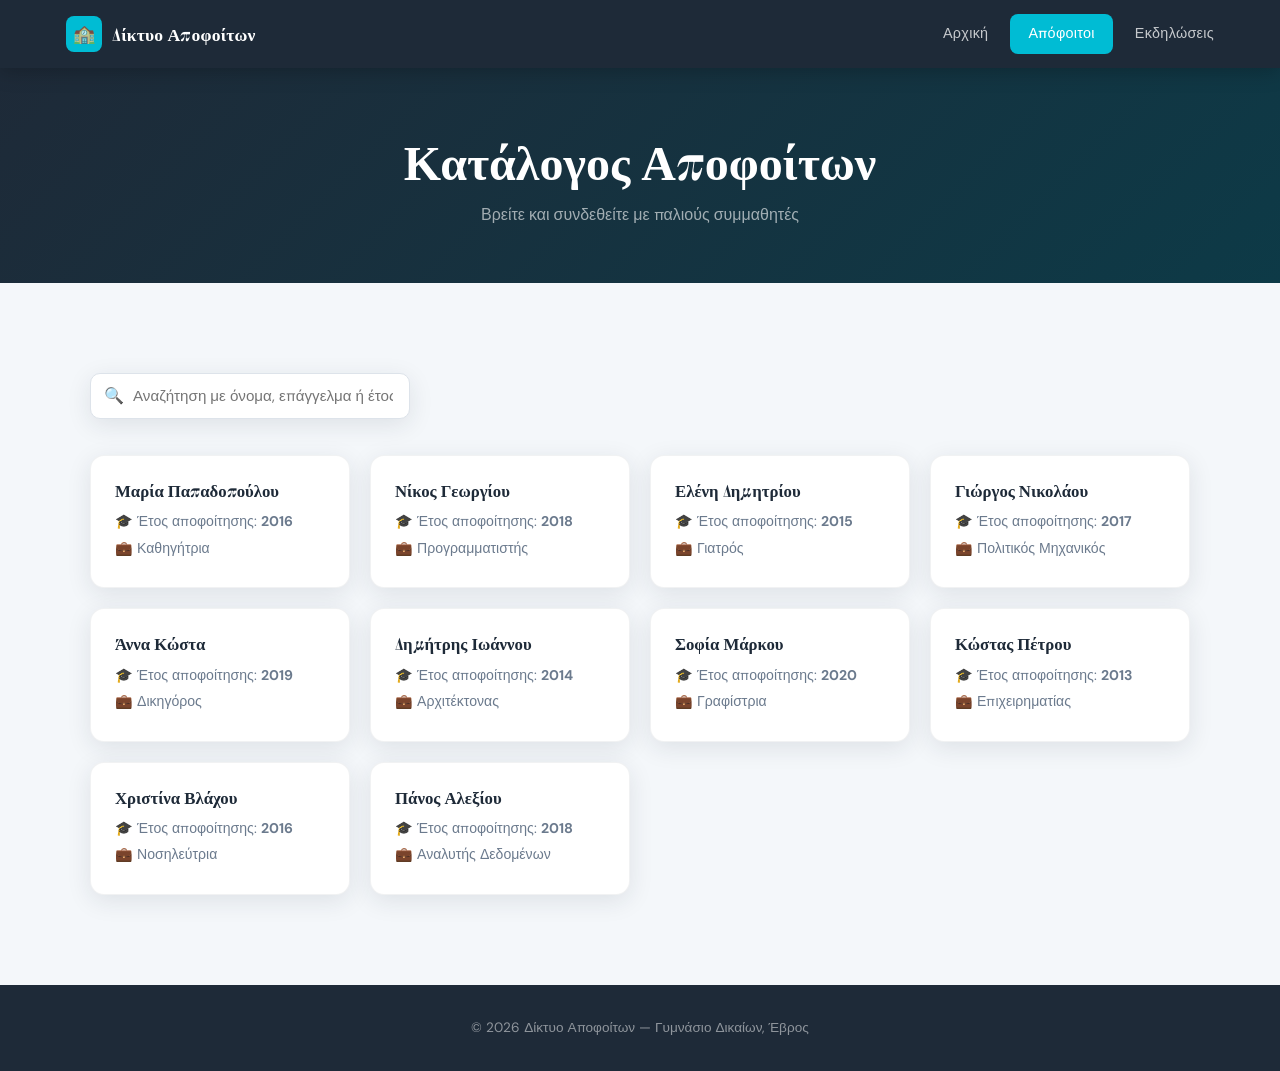
<file: alumni.html>
<!DOCTYPE html>
<html lang="el">
<head>
  <meta charset="UTF-8">
  <meta name="viewport" content="width=device-width, initial-scale=1.0">
  <title>Απόφοιτοι — Γυμνάσιο Δικαίων</title>
  <link rel="stylesheet" href="assets/css/style.css">
</head>
<body>

  <!-- NAVBAR -->
  <nav>
    <a href="index.html" class="nav-brand">
      <div class="nav-brand-icon">🏫</div>
      <h2>Δίκτυο Αποφοίτων</h2>
    </a>
    <ul>
      <li><a href="index.html">Αρχική</a></li>
      <li><a href="alumni.html">Απόφοιτοι</a></li>
      <li><a href="events.html">Εκδηλώσεις</a></li>
    </ul>
  </nav>

  <!-- PAGE HEADER -->
  <div class="page-header">
    <h1>Κατάλογος Αποφοίτων</h1>
    <p>Βρείτε και συνδεθείτε με παλιούς συμμαθητές</p>
  </div>

  <!-- ALUMNI LIST -->
  <section>
    <div class="section-inner">
      <div class="search-container">
        <div class="search-wrapper">
          <span class="search-icon">🔍</span>
          <input
            type="text"
            id="search"
            placeholder="Αναζήτηση με όνομα, επάγγελμα ή έτος..."
            oninput="searchAlumni()">
        </div>
      </div>
      <div id="alumniList" class="grid"></div>
    </div>
  </section>

  <!-- FOOTER -->
  <footer>
    <p>© 2026 Δίκτυο Αποφοίτων — Γυμνάσιο Δικαίων, Έβρος</p>
  </footer>

  <script src="assets/js/script.js"></script>
</body>
</html>
</file>
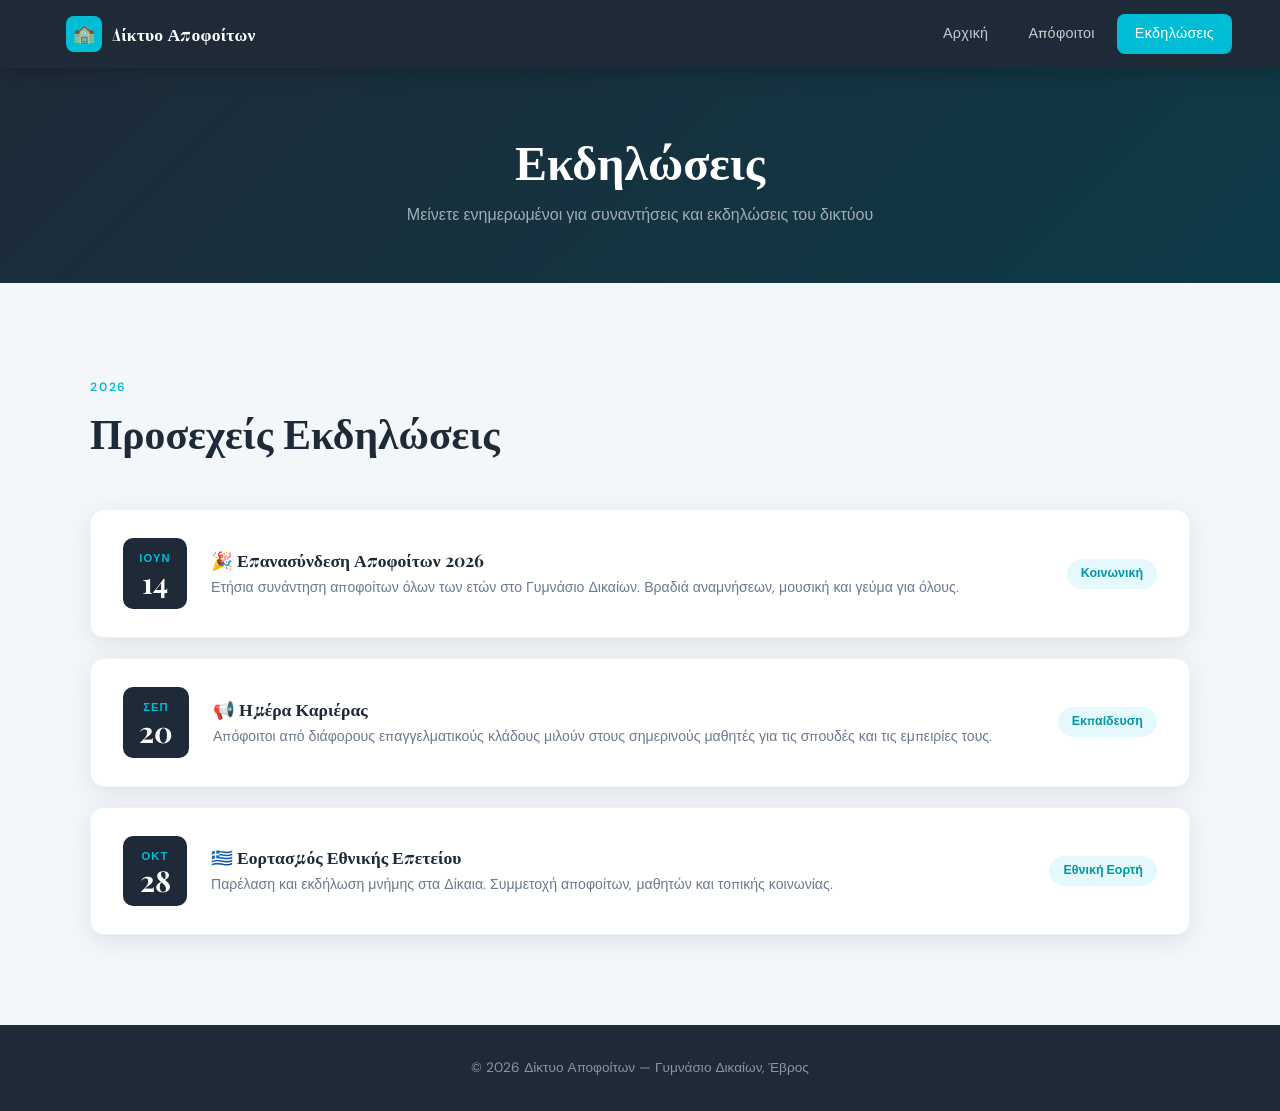
<file: events.html>
<!DOCTYPE html>
<html lang="el">
<head>
  <meta charset="UTF-8">
  <meta name="viewport" content="width=device-width, initial-scale=1.0">
  <title>Εκδηλώσεις — Γυμνάσιο Δικαίων</title>
  <link rel="stylesheet" href="assets/css/style.css">
</head>
<body>

  <!-- NAVBAR -->
  <nav>
    <a href="index.html" class="nav-brand">
      <div class="nav-brand-icon">🏫</div>
      <h2>Δίκτυο Αποφοίτων</h2>
    </a>
    <ul>
      <li><a href="index.html">Αρχική</a></li>
      <li><a href="alumni.html">Απόφοιτοι</a></li>
      <li><a href="events.html">Εκδηλώσεις</a></li>
    </ul>
  </nav>

  <!-- PAGE HEADER -->
  <div class="page-header">
    <h1>Εκδηλώσεις</h1>
    <p>Μείνετε ενημερωμένοι για συναντήσεις και εκδηλώσεις του δικτύου</p>
  </div>

  <!-- EVENTS -->
  <section>
    <div class="section-inner">
      <div class="section-header">
        <span class="section-eyebrow">2026</span>
        <h2>Προσεχείς Εκδηλώσεις</h2>
      </div>
      <div class="events-list">

        <div class="event-card">
          <div class="event-date-block">
            <div class="month">Ιούν</div>
            <div class="day">14</div>
          </div>
          <div class="event-info">
            <h3>🎉 Επανασύνδεση Αποφοίτων 2026</h3>
            <p>Ετήσια συνάντηση αποφοίτων όλων των ετών στο Γυμνάσιο Δικαίων. Βραδιά αναμνήσεων, μουσική και γεύμα για όλους.</p>
          </div>
          <span class="event-tag">Κοινωνική</span>
        </div>

        <div class="event-card">
          <div class="event-date-block">
            <div class="month">Σεπ</div>
            <div class="day">20</div>
          </div>
          <div class="event-info">
            <h3>📢 Ημέρα Καριέρας</h3>
            <p>Απόφοιτοι από διάφορους επαγγελματικούς κλάδους μιλούν στους σημερινούς μαθητές για τις σπουδές και τις εμπειρίες τους.</p>
          </div>
          <span class="event-tag">Εκπαίδευση</span>
        </div>

        <div class="event-card">
          <div class="event-date-block">
            <div class="month">Οκτ</div>
            <div class="day">28</div>
          </div>
          <div class="event-info">
            <h3>🇬🇷 Εορτασμός Εθνικής Επετείου</h3>
            <p>Παρέλαση και εκδήλωση μνήμης στα Δίκαια. Συμμετοχή αποφοίτων, μαθητών και τοπικής κοινωνίας.</p>
          </div>
          <span class="event-tag">Εθνική Εορτή</span>
        </div>

      </div>
    </div>
  </section>

  <!-- FOOTER -->
  <footer>
    <p>© 2026 Δίκτυο Αποφοίτων — Γυμνάσιο Δικαίων, Έβρος</p>
  </footer>

  <script src="assets/js/script.js"></script>
</body>
</html>
</file>
<file: assets/css/style.css>
/* =========================
   CSS VARIABLES
========================= */

@import url('https://fonts.googleapis.com/css2?family=Playfair+Display:wght@400;700&family=DM+Sans:wght@300;400;500;600&display=swap');

:root {
  --navy:       #1e2a38;
  --navy-light: #2c3e52;
  --cyan:       #00bcd4;
  --cyan-dark:  #0097a7;
  --cyan-glow:  rgba(0, 188, 212, 0.25);
  --bg:         #f4f7fa;
  --bg-card:    #ffffff;
  --text:       #1e2a38;
  --text-muted: #6b7a8d;
  --radius:     14px;
  --shadow:     0 6px 24px rgba(30, 42, 56, 0.10);
  --shadow-lg:  0 16px 48px rgba(30, 42, 56, 0.16);
  --transition: 0.3s cubic-bezier(0.4, 0, 0.2, 1);
}

/* =========================
   BASE
========================= */

*, *::before, *::after { box-sizing: border-box; margin: 0; padding: 0; }

html { scroll-behavior: smooth; }

body {
  font-family: 'DM Sans', sans-serif;
  background: var(--bg);
  color: var(--text);
  line-height: 1.6;
  -webkit-font-smoothing: antialiased;
}

h1, h2, h3 { font-family: 'Playfair Display', serif; line-height: 1.2; }

/* =========================
   NAVBAR
========================= */

nav {
  background: var(--navy);
  padding: 0 48px;
  display: flex;
  justify-content: space-between;
  align-items: center;
  position: sticky;
  top: 0;
  z-index: 100;
  height: 68px;
  box-shadow: 0 2px 20px rgba(0,0,0,0.25);
}

.nav-brand {
  display: flex;
  align-items: center;
  gap: 10px;
  text-decoration: none;
}

.nav-brand-icon {
  width: 36px;
  height: 36px;
  background: var(--cyan);
  border-radius: 8px;
  display: flex;
  align-items: center;
  justify-content: center;
  font-size: 18px;
  flex-shrink: 0;
}

.nav-brand h2 {
  color: white;
  font-family: 'Playfair Display', serif;
  font-size: 1.1rem;
  font-weight: 700;
  letter-spacing: 0.01em;
}

nav ul {
  list-style: none;
  display: flex;
  gap: 4px;
}

nav a {
  text-decoration: none;
  color: rgba(255,255,255,0.75);
  padding: 8px 18px;
  border-radius: 8px;
  font-size: 0.9rem;
  font-weight: 500;
  letter-spacing: 0.02em;
  transition: var(--transition);
  display: block;
}

nav a:hover {
  background: rgba(255,255,255,0.08);
  color: white;
}

nav a.active {
  background: var(--cyan);
  color: white;
}

/* =========================
   HERO — ANIMATED GRADIENT
========================= */

.hero {
  position: relative;
  min-height: 88vh;
  display: flex;
  align-items: center;
  justify-content: center;
  text-align: center;
  overflow: hidden;
  background: var(--navy);
}

.hero-bg {
  position: absolute;
  inset: 0;
  background: linear-gradient(135deg, #1e2a38 0%, #0d3a47 35%, #00bcd4 70%, #1e2a38 100%);
  background-size: 400% 400%;
  animation: gradientShift 10s ease infinite;
}

@keyframes gradientShift {
  0%   { background-position: 0% 50%; }
  50%  { background-position: 100% 50%; }
  100% { background-position: 0% 50%; }
}

/* Subtle noise texture overlay */
.hero-bg::after {
  content: '';
  position: absolute;
  inset: 0;
  background-image: url("data:image/svg+xml,%3Csvg viewBox='0 0 256 256' xmlns='http://www.w3.org/2000/svg'%3E%3Cfilter id='noise'%3E%3CfeTurbulence type='fractalNoise' baseFrequency='0.9' numOctaves='4' stitchTiles='stitch'/%3E%3C/filter%3E%3Crect width='100%25' height='100%25' filter='url(%23noise)' opacity='0.04'/%3E%3C/svg%3E");
  opacity: 0.4;
  pointer-events: none;
}

.hero-content {
  position: relative;
  z-index: 2;
  max-width: 720px;
  padding: 40px 24px;
  animation: heroFadeUp 1s ease both;
}

@keyframes heroFadeUp {
  from { opacity: 0; transform: translateY(30px); }
  to   { opacity: 1; transform: translateY(0); }
}

.hero-eyebrow {
  display: inline-block;
  background: var(--cyan-glow);
  border: 1px solid rgba(0, 188, 212, 0.4);
  color: var(--cyan);
  font-size: 0.75rem;
  font-weight: 600;
  letter-spacing: 0.15em;
  text-transform: uppercase;
  padding: 6px 16px;
  border-radius: 100px;
  margin-bottom: 24px;
}

.hero h1 {
  font-size: clamp(2.4rem, 5vw, 4rem);
  color: white;
  margin-bottom: 20px;
  text-shadow: 0 2px 20px rgba(0,0,0,0.3);
}

.hero p {
  font-size: 1.15rem;
  color: rgba(255,255,255,0.75);
  max-width: 520px;
  margin: 0 auto 36px;
}

.hero-actions {
  display: flex;
  gap: 14px;
  justify-content: center;
  flex-wrap: wrap;
}

.btn {
  display: inline-block;
  padding: 13px 28px;
  border-radius: 10px;
  font-family: 'DM Sans', sans-serif;
  font-size: 0.95rem;
  font-weight: 600;
  text-decoration: none;
  cursor: pointer;
  border: none;
  transition: var(--transition);
}

.btn-primary {
  background: var(--cyan);
  color: white;
  box-shadow: 0 4px 16px rgba(0, 188, 212, 0.4);
}

.btn-primary:hover {
  background: var(--cyan-dark);
  transform: translateY(-2px);
  box-shadow: 0 8px 24px rgba(0, 188, 212, 0.5);
}

.btn-outline {
  background: transparent;
  color: white;
  border: 1.5px solid rgba(255,255,255,0.35);
}

.btn-outline:hover {
  background: rgba(255,255,255,0.08);
  border-color: white;
  transform: translateY(-2px);
}

.hero-scroll {
  position: absolute;
  bottom: 28px;
  left: 50%;
  transform: translateX(-50%);
  z-index: 2;
  display: flex;
  flex-direction: column;
  align-items: center;
  gap: 6px;
  color: rgba(255,255,255,0.4);
  font-size: 0.7rem;
  letter-spacing: 0.1em;
  text-transform: uppercase;
  animation: bounce 2s ease infinite;
}

.hero-scroll span { font-size: 1.2rem; }

@keyframes bounce {
  0%, 100% { transform: translateX(-50%) translateY(0); }
  50%       { transform: translateX(-50%) translateY(6px); }
}

/* =========================
   STATS BAR
========================= */

.stats {
  background: var(--navy);
  padding: 0;
}

.stats-inner {
  display: grid;
  grid-template-columns: repeat(4, 1fr);
  max-width: 1100px;
  margin: 0 auto;
}

.stat-item {
  padding: 32px 20px;
  text-align: center;
  border-right: 1px solid rgba(255,255,255,0.06);
  position: relative;
}

.stat-item:last-child { border-right: none; }

.stat-number {
  font-family: 'Playfair Display', serif;
  font-size: 2.4rem;
  font-weight: 700;
  color: var(--cyan);
  display: block;
  line-height: 1;
  margin-bottom: 6px;
}

.stat-label {
  font-size: 0.8rem;
  color: rgba(255,255,255,0.5);
  letter-spacing: 0.08em;
  text-transform: uppercase;
  font-weight: 500;
}

/* =========================
   SECTION SHARED
========================= */

section { padding: 90px 24px; }

.section-inner {
  max-width: 1100px;
  margin: 0 auto;
}

.section-header {
  margin-bottom: 52px;
}

.section-header.centered { text-align: center; }

.section-eyebrow {
  display: inline-block;
  color: var(--cyan);
  font-size: 0.75rem;
  font-weight: 600;
  letter-spacing: 0.15em;
  text-transform: uppercase;
  margin-bottom: 10px;
}

.section-header h2 {
  font-size: clamp(1.8rem, 3.5vw, 2.6rem);
  color: var(--navy);
  margin-bottom: 14px;
}

.section-header p {
  font-size: 1rem;
  color: var(--text-muted);
  max-width: 540px;
}

.section-header.centered p { margin: 0 auto; }

/* =========================
   HISTORY SECTION
========================= */

.history { background: white; }

.history-grid {
  display: grid;
  grid-template-columns: 1fr 1fr;
  gap: 60px;
  align-items: center;
}

.history-text p {
  color: var(--text-muted);
  line-height: 1.8;
  margin-bottom: 16px;
  font-size: 0.97rem;
}

.history-text p:last-child { margin-bottom: 0; }

/* =========================
   CAROUSEL
========================= */

.carousel {
  position: relative;
  border-radius: var(--radius);
  overflow: hidden;
  box-shadow: var(--shadow-lg);
}

.carousel img {
  width: 100%;
  height: 380px;
  object-fit: cover;
  display: block;
  transition: opacity 0.5s ease;
}

.carousel-buttons {
  position: absolute;
  top: 50%;
  width: 100%;
  display: flex;
  justify-content: space-between;
  transform: translateY(-50%);
  padding: 0 14px;
  pointer-events: none;
}

.carousel-buttons button {
  background: rgba(30, 42, 56, 0.65);
  backdrop-filter: blur(6px);
  color: white;
  border: none;
  width: 40px;
  height: 40px;
  cursor: pointer;
  border-radius: 50%;
  font-size: 16px;
  pointer-events: all;
  transition: var(--transition);
  display: flex;
  align-items: center;
  justify-content: center;
}

.carousel-buttons button:hover { background: var(--cyan); }

.carousel-dots {
  position: absolute;
  bottom: 12px;
  left: 50%;
  transform: translateX(-50%);
  display: flex;
  gap: 6px;
}

.carousel-dot {
  width: 7px;
  height: 7px;
  border-radius: 50%;
  background: rgba(255,255,255,0.4);
  cursor: pointer;
  transition: var(--transition);
}

.carousel-dot.active {
  background: var(--cyan);
  width: 20px;
  border-radius: 4px;
}

/* =========================
   LOCAL HISTORY SECTION
========================= */

.local-history { background: var(--bg); }

.local-history-grid {
  display: grid;
  grid-template-columns: repeat(auto-fit, minmax(280px, 1fr));
  gap: 24px;
  margin-top: 8px;
}

.place-card {
  background: white;
  border-radius: var(--radius);
  padding: 28px 24px;
  box-shadow: var(--shadow);
  border-top: 3px solid transparent;
  transition: var(--transition);
}

.place-card:hover {
  border-top-color: var(--cyan);
  transform: translateY(-4px);
  box-shadow: var(--shadow-lg);
}

.place-icon {
  font-size: 2rem;
  margin-bottom: 14px;
  display: block;
}

.place-card h3 {
  font-size: 1.1rem;
  color: var(--navy);
  margin-bottom: 8px;
}

.place-card p {
  font-size: 0.88rem;
  color: var(--text-muted);
  line-height: 1.7;
}

/* =========================
   PHOTO GALLERY
========================= */

.gallery { background: white; }

.gallery-grid {
  display: grid;
  grid-template-columns: repeat(3, 1fr);
  grid-template-rows: auto;
  gap: 16px;
}

.gallery-item {
  border-radius: var(--radius);
  overflow: hidden;
  cursor: pointer;
  position: relative;
  aspect-ratio: 4/3;
}

.gallery-item:first-child {
  grid-column: span 2;
  aspect-ratio: 16/9;
}

.gallery-item img {
  width: 100%;
  height: 100%;
  object-fit: cover;
  transition: transform 0.5s ease;
  display: block;
}

.gallery-item:hover img { transform: scale(1.04); }

.gallery-overlay {
  position: absolute;
  inset: 0;
  background: linear-gradient(to top, rgba(30,42,56,0.7) 0%, transparent 60%);
  opacity: 0;
  transition: var(--transition);
  display: flex;
  align-items: flex-end;
  padding: 18px;
}

.gallery-item:hover .gallery-overlay { opacity: 1; }

.gallery-overlay span {
  color: white;
  font-size: 0.85rem;
  font-weight: 500;
}

/* Lightbox */
.lightbox {
  display: none;
  position: fixed;
  inset: 0;
  background: rgba(10, 15, 22, 0.95);
  z-index: 1000;
  align-items: center;
  justify-content: center;
}

.lightbox.open { display: flex; }

.lightbox img {
  max-width: 90vw;
  max-height: 85vh;
  object-fit: contain;
  border-radius: 8px;
  box-shadow: 0 30px 80px rgba(0,0,0,0.5);
}

.lightbox-close {
  position: absolute;
  top: 20px;
  right: 24px;
  background: none;
  border: none;
  color: white;
  font-size: 2rem;
  cursor: pointer;
  opacity: 0.7;
  transition: var(--transition);
  line-height: 1;
}

.lightbox-close:hover { opacity: 1; }

/* =========================
   CARDS (alumni page)
========================= */

.card {
  background: var(--bg-card);
  padding: 24px;
  border-radius: var(--radius);
  box-shadow: var(--shadow);
  transition: var(--transition);
  border: 1px solid rgba(30,42,56,0.06);
}

.card:hover {
  background: linear-gradient(135deg, var(--cyan), var(--navy));
  color: white;
  transform: translateY(-5px);
  box-shadow: 0 12px 32px var(--cyan-glow);
  border-color: transparent;
}

.card:hover p { color: rgba(255,255,255,0.8); }

.card h3 {
  font-size: 1.05rem;
  margin-bottom: 10px;
  color: var(--navy);
}

.card:hover h3 { color: white; }

.card p {
  font-size: 0.88rem;
  color: var(--text-muted);
  margin-bottom: 4px;
}

/* =========================
   SEARCH
========================= */

.search-container { margin-bottom: 36px; }

.search-wrapper {
  position: relative;
  display: inline-block;
}

.search-icon {
  position: absolute;
  left: 14px;
  top: 50%;
  transform: translateY(-50%);
  color: var(--text-muted);
  font-size: 1rem;
  pointer-events: none;
}

input[type="text"] {
  padding: 12px 16px 12px 42px;
  width: 320px;
  border-radius: 10px;
  border: 1.5px solid #dde3ea;
  font-family: 'DM Sans', sans-serif;
  font-size: 0.95rem;
  background: white;
  color: var(--text);
  outline: none;
  transition: var(--transition);
  box-shadow: var(--shadow);
}

input[type="text"]:focus {
  border-color: var(--cyan);
  box-shadow: 0 0 0 3px var(--cyan-glow);
}

/* =========================
   EVENTS PAGE
========================= */

.events-list {
  display: flex;
  flex-direction: column;
  gap: 20px;
}

.event-card {
  background: white;
  border-radius: var(--radius);
  padding: 28px 32px;
  box-shadow: var(--shadow);
  display: grid;
  grid-template-columns: auto 1fr auto;
  gap: 24px;
  align-items: center;
  border: 1px solid rgba(30,42,56,0.06);
  transition: var(--transition);
}

.event-card:hover {
  transform: translateX(6px);
  border-left: 3px solid var(--cyan);
  box-shadow: var(--shadow-lg);
}

.event-date-block {
  background: var(--navy);
  color: white;
  border-radius: 10px;
  padding: 12px 16px;
  text-align: center;
  min-width: 64px;
}

.event-date-block .month {
  font-size: 0.7rem;
  letter-spacing: 0.1em;
  text-transform: uppercase;
  color: var(--cyan);
  font-weight: 600;
}

.event-date-block .day {
  font-family: 'Playfair Display', serif;
  font-size: 1.8rem;
  font-weight: 700;
  line-height: 1;
}

.event-info h3 {
  font-size: 1.1rem;
  color: var(--navy);
  margin-bottom: 6px;
}

.event-info p {
  font-size: 0.88rem;
  color: var(--text-muted);
  line-height: 1.6;
}

.event-tag {
  background: rgba(0, 188, 212, 0.1);
  color: var(--cyan-dark);
  padding: 5px 14px;
  border-radius: 100px;
  font-size: 0.78rem;
  font-weight: 600;
  white-space: nowrap;
}

/* =========================
   FOOTER
========================= */

footer {
  background: var(--navy);
  color: rgba(255,255,255,0.5);
  text-align: center;
  padding: 32px 24px;
  font-size: 0.85rem;
}

footer a {
  color: var(--cyan);
  text-decoration: none;
}

/* =========================
   GRID
========================= */

.grid {
  display: grid;
  grid-template-columns: repeat(auto-fit, minmax(250px, 1fr));
  gap: 20px;
}

/* =========================
   PAGE HEADER (inner pages)
========================= */

.page-header {
  background: linear-gradient(135deg, var(--navy) 0%, #0d3a47 100%);
  padding: 64px 24px 56px;
  text-align: center;
}

.page-header h1 {
  color: white;
  font-size: clamp(1.8rem, 4vw, 3rem);
  margin-bottom: 12px;
}

.page-header p {
  color: rgba(255,255,255,0.6);
  font-size: 1rem;
}

/* =========================
   RESPONSIVE
========================= */

@media (max-width: 768px) {
  nav { padding: 0 20px; height: auto; flex-direction: column; padding: 16px 20px; gap: 12px; }
  nav ul { gap: 4px; flex-wrap: wrap; justify-content: center; }
  .stats-inner { grid-template-columns: repeat(2, 1fr); }
  .history-grid { grid-template-columns: 1fr; gap: 36px; }
  .gallery-grid { grid-template-columns: 1fr 1fr; }
  .gallery-item:first-child { grid-column: span 2; }
  .event-card { grid-template-columns: 1fr; gap: 12px; }
  .event-date-block { width: fit-content; }
  section { padding: 60px 16px; }
}

@media (max-width: 480px) {
  .stats-inner { grid-template-columns: repeat(2, 1fr); }
  .gallery-grid { grid-template-columns: 1fr; }
  .gallery-item:first-child { grid-column: span 1; }
}
</file>
